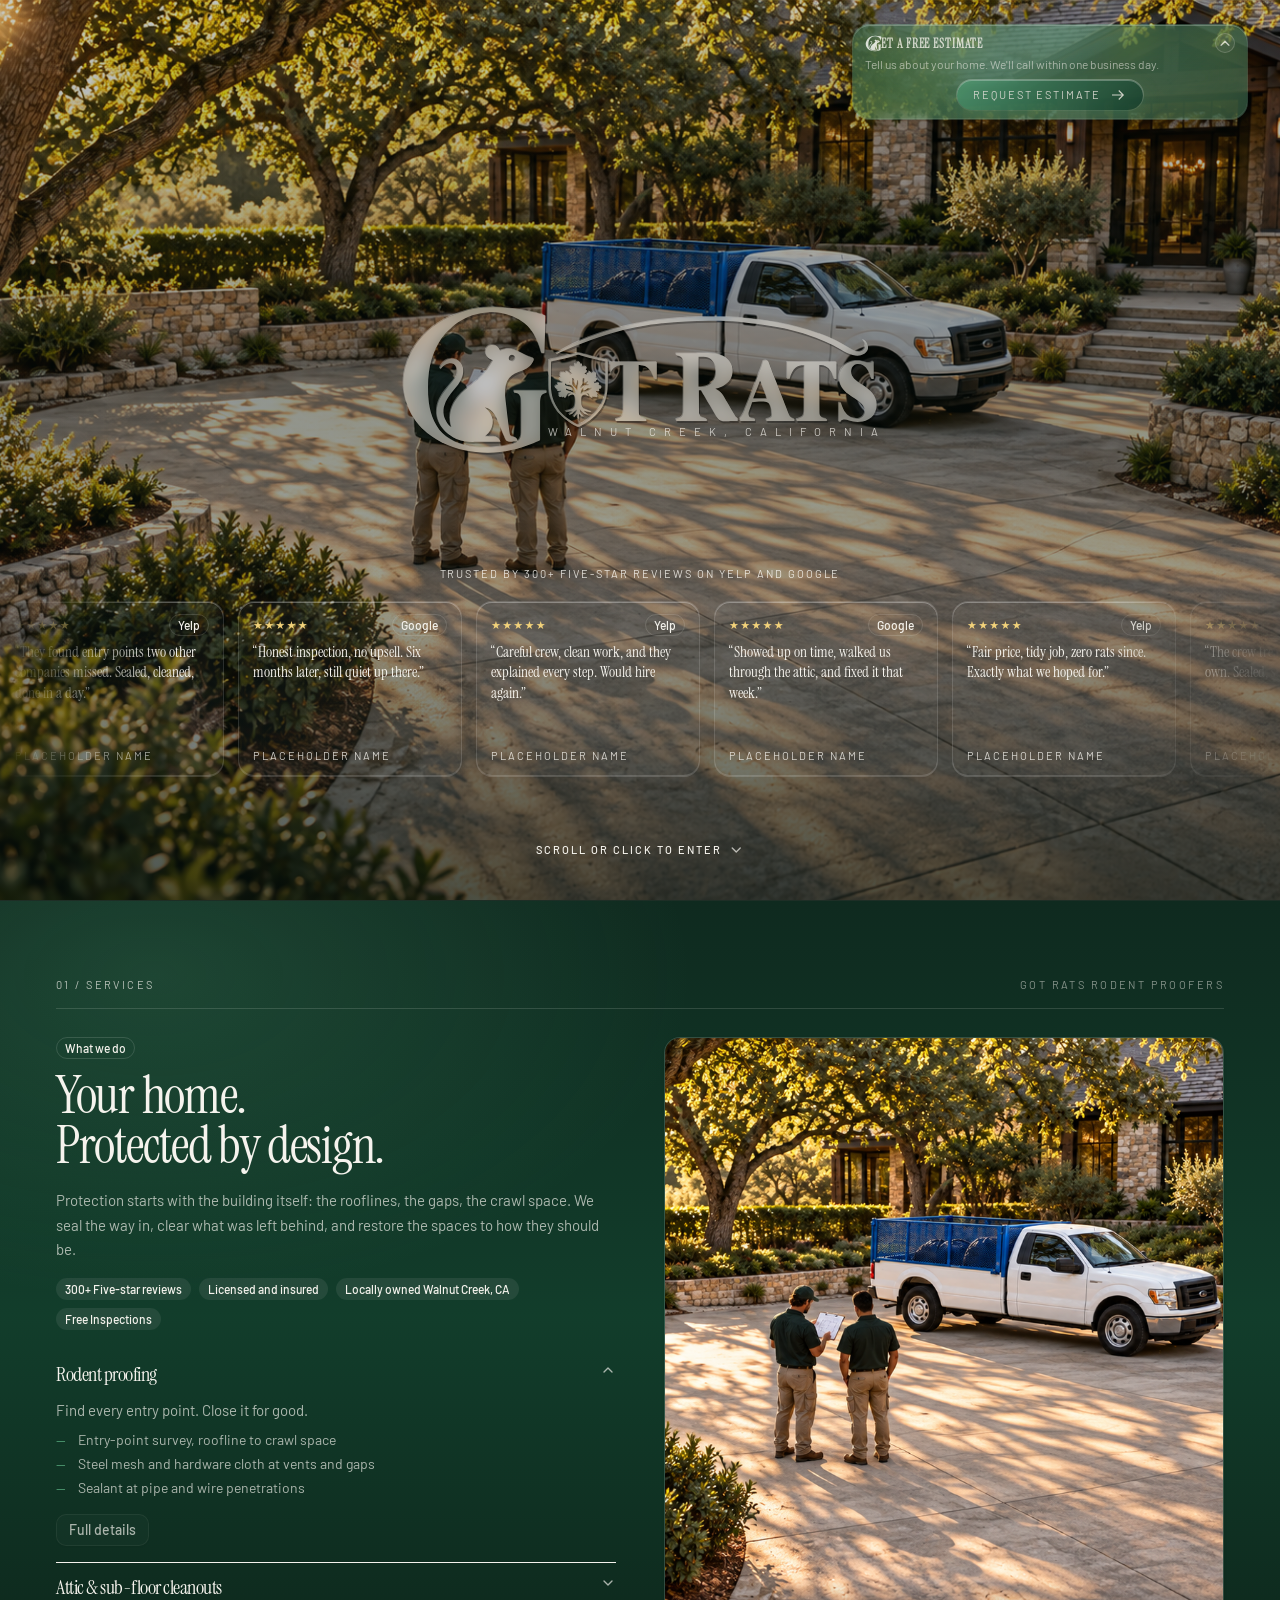
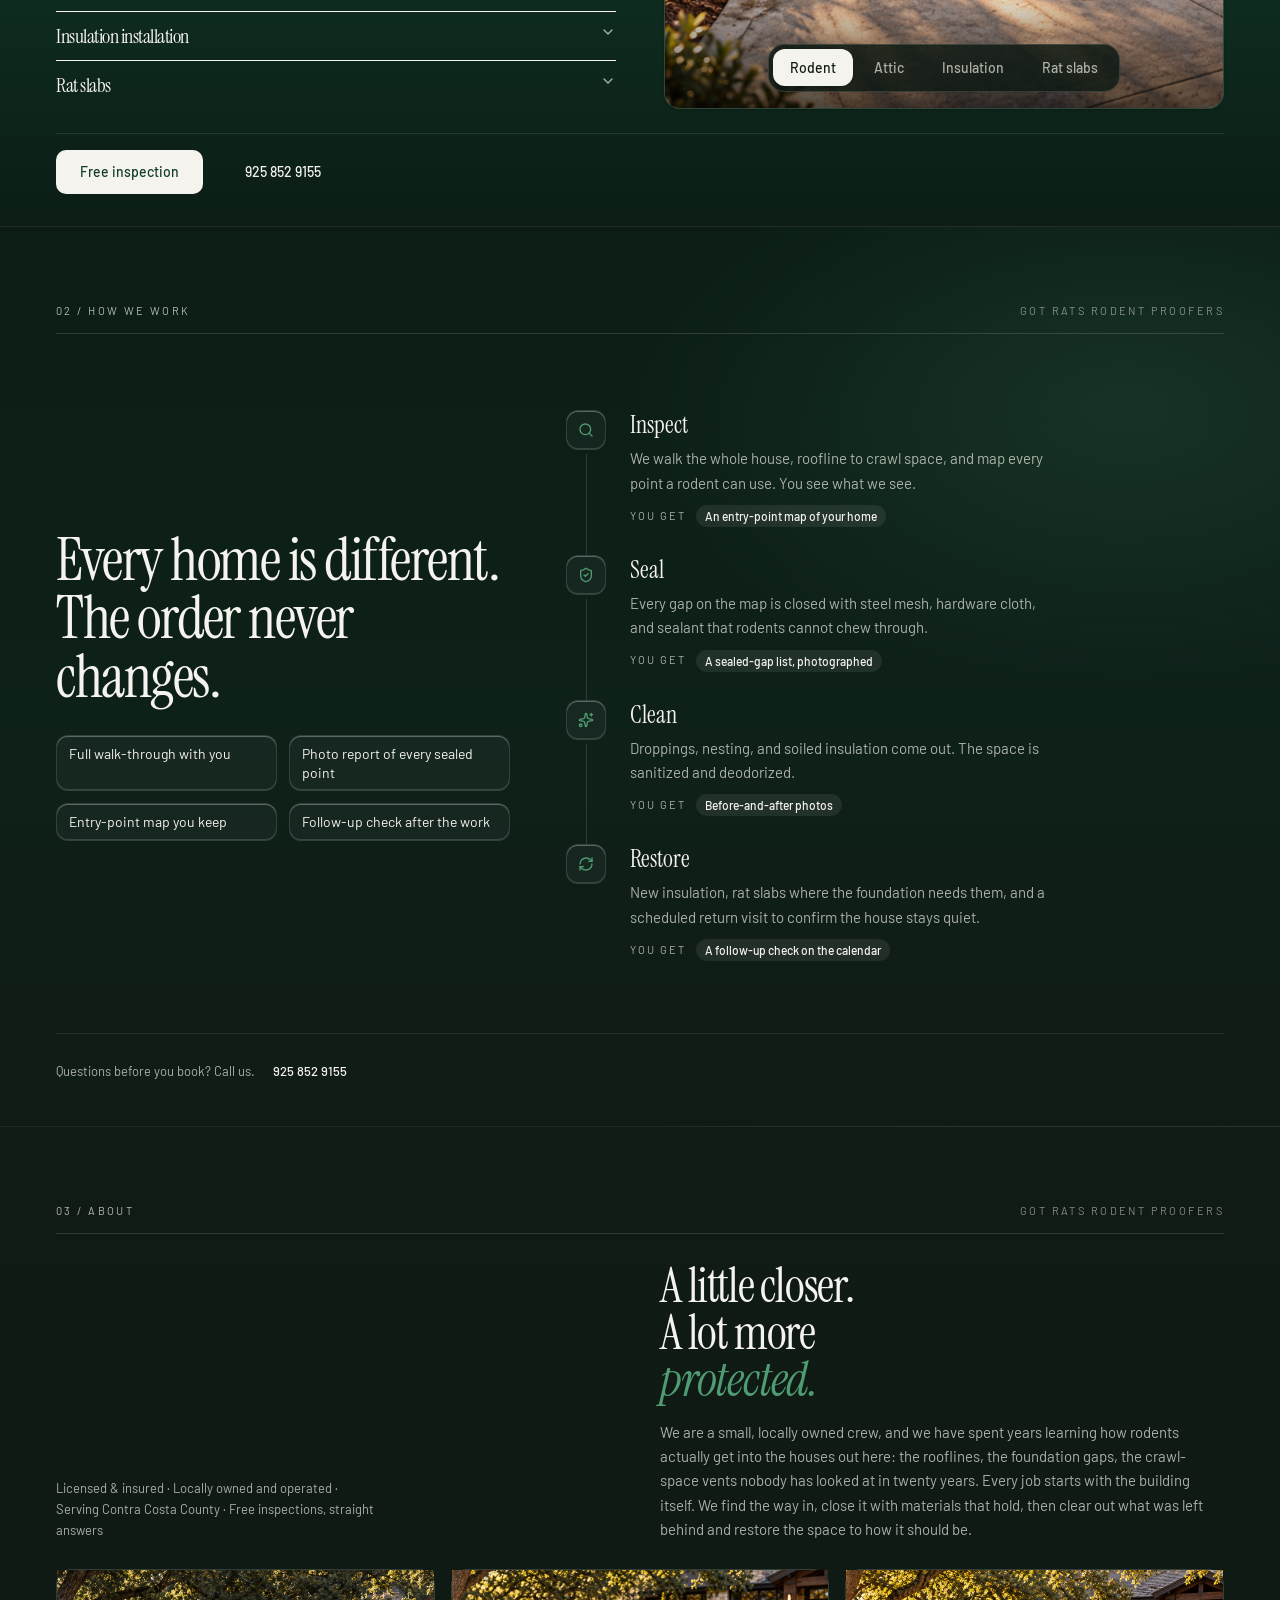
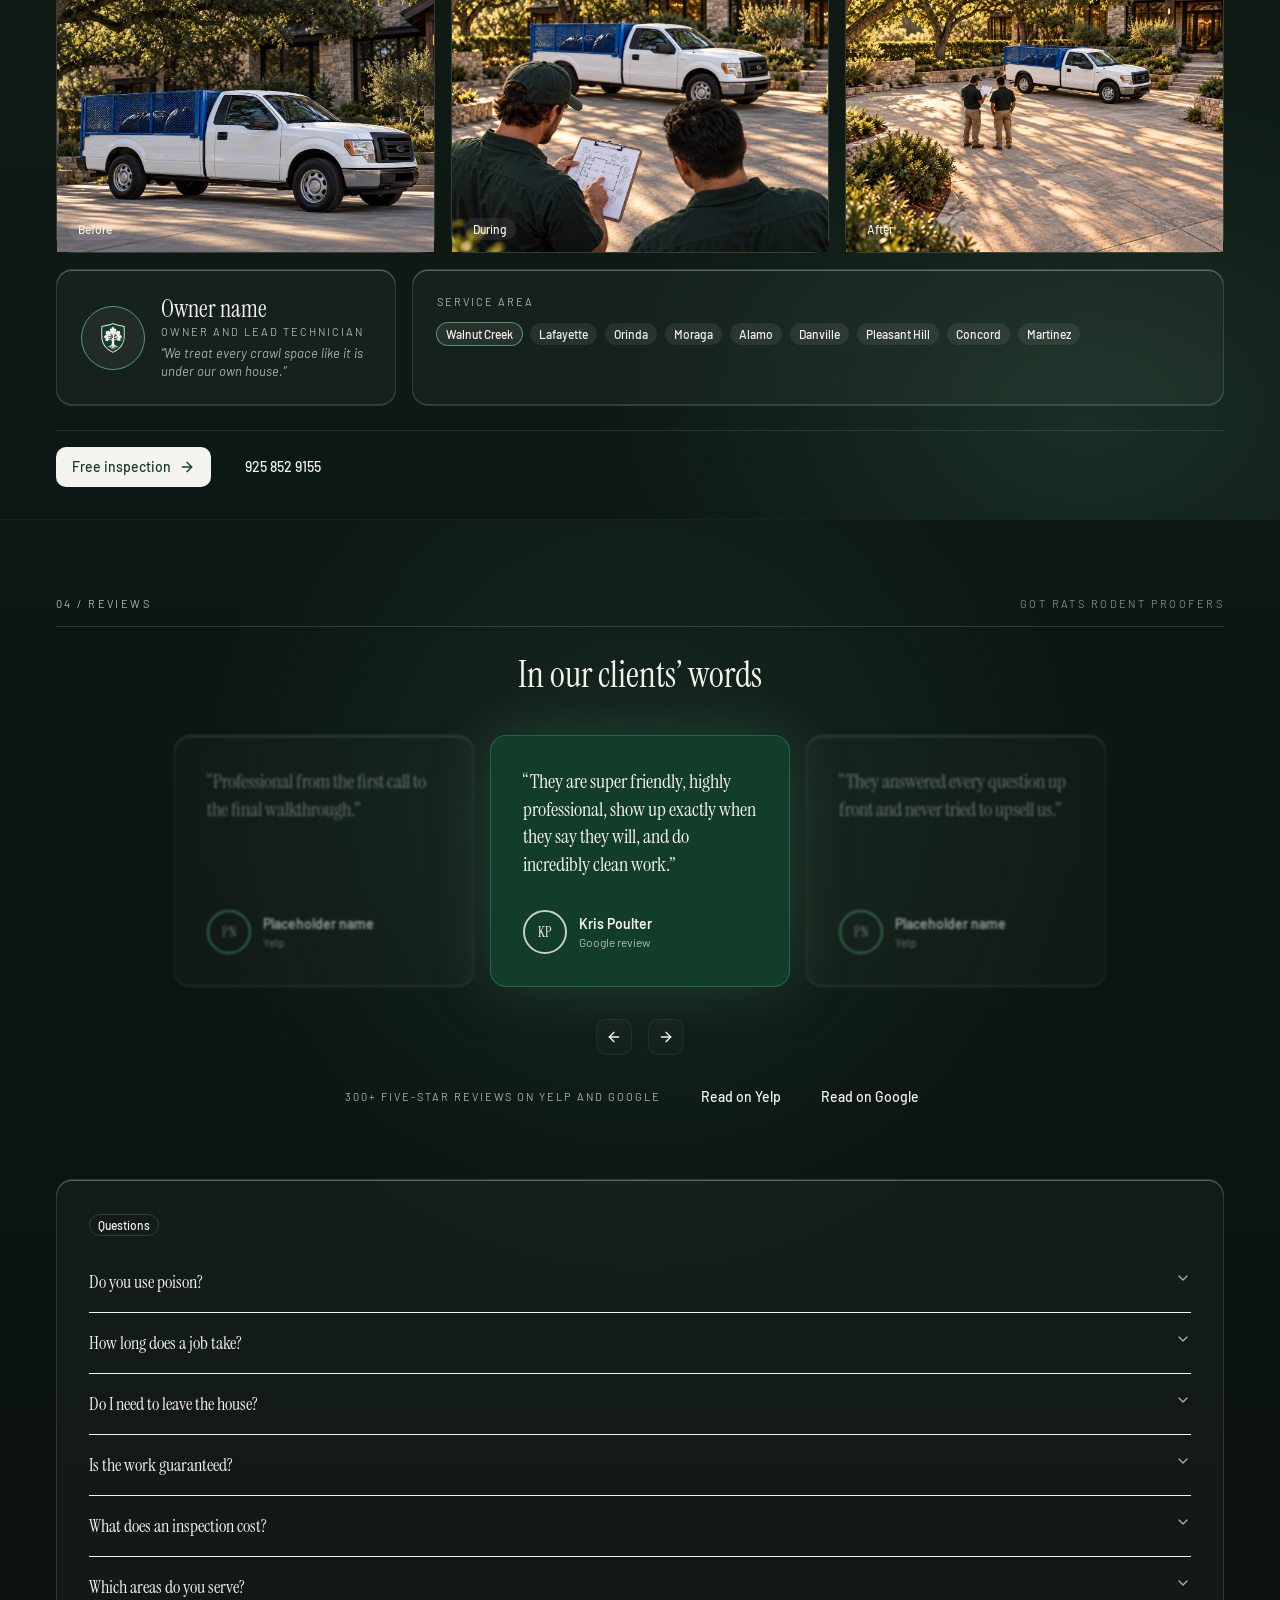
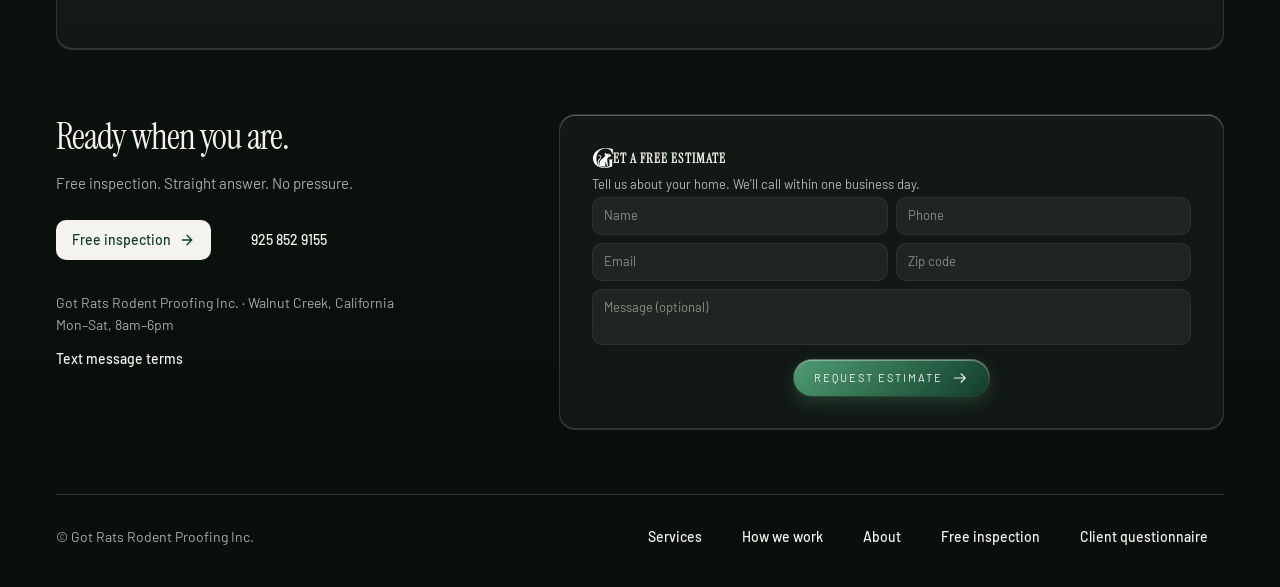
<file: index.html>
<!doctype html><html lang="en" class="dark"><head><meta charset="UTF-8"/><meta name="viewport" content="width=device-width, initial-scale=1.0"/><meta name="theme-color" content="#123D2B"/><meta name="description" content="Rodent proofing, attic cleanouts, sub-floor cleaning, insulation installation and rat slabs. Contact Got Rats for a free inspection and quote."/><link rel="icon" type="image/svg+xml" href="./brand/oak-shield-light.svg"/><link rel="preconnect" href="https://fonts.googleapis.com"/><link rel="preconnect" href="https://fonts.gstatic.com" crossorigin/><link href="https://fonts.googleapis.com/css2?family=Instrument+Serif:ital@0;1&family=Barlow:wght@300;400;500;600&display=swap" rel="stylesheet"/><title>Got Rats Rodent Proofers | Protect your home</title>  <script type="module" crossorigin src="./assets/main-Cl-yX_Cm.js"></script>
  <link rel="stylesheet" crossorigin href="./assets/main-CQwIfeoM.css">
</head><body><div id="root"></div></body></html>
</file>
<file: assets/main-CQwIfeoM.css>
.intake{min-height:100svh;background:#f5f3ed;color:#14251c;font-family:var(--font-sans,Barlow,system-ui,sans-serif);font-size:16px;line-height:1.55}.intake *,.intake *:before,.intake *:after{box-sizing:border-box}.intake button{font:inherit;cursor:pointer;color:inherit}.intake h1,.intake h2,.intake h3,.intake p{margin-top:0}.intake a{color:inherit;text-decoration:none}.intake :focus-visible{outline:2px solid #246140;outline-offset:3px}.intake-header{background:#123d2b;color:#f5f3ed;display:flex;justify-content:space-between;align-items:center;padding:20px max(24px,5vw);gap:24px}.intake-header img{width:145px;display:block}.intake-header span{font-size:14px}.intake-layout{max-width:1240px;margin:auto;padding:64px 32px;display:grid;grid-template-columns:1fr 1.4fr;gap:72px;align-items:start}.intake-aside h1{font-family:var(--font-serif,"Instrument Serif",Georgia,serif);font-size:clamp(32px,3.4vw,48px);line-height:1.12;font-weight:400;margin:18px 0 24px;letter-spacing:-.025em}.intake-aside>p{max-width:360px}.intake-eyebrow{font-size:12px;letter-spacing:.15em;color:#476653;font-weight:700}.intake-save{border-left:2px solid #386348;padding:0 0 0 16px;margin:36px 0 20px;font-size:14px;max-width:340px}.intake-small{font-size:14px;color:#526055}.intake-card{padding:32px;border:1px solid #d7ddd5;background:#fff;border-radius:12px;box-shadow:0 12px 45px #123d2b08;min-width:0}.intake-progress-label{display:flex;gap:16px;justify-content:space-between;font-size:14px;color:#526055}.intake progress{width:100%;height:5px;display:block;margin:14px 0 32px;appearance:none;border:0;background:#e4e9e1;border-radius:10px;overflow:hidden}.intake progress::-webkit-progress-bar{background:#e4e9e1}.intake progress::-webkit-progress-value{background:#246140}.intake progress::-moz-progress-bar{background:#246140}.intake h2{font-family:var(--font-serif,"Instrument Serif",Georgia,serif);font-size:32px;line-height:1.18;font-weight:400;letter-spacing:-.02em;margin:0 0 18px}.intake h2:focus{outline:none}.intake-card>p{color:#526055;margin:0 0 24px}.intake label{display:block;font-size:14px;font-weight:700;margin:20px 0 8px}.intake textarea{width:100%;resize:vertical;min-height:132px;border:1px solid #acb9ac;border-radius:6px;padding:14px;font:inherit;color:#14251c;background:#fcfdfa}.intake textarea::placeholder{color:#637365}.intake textarea:focus-visible{outline:2px solid #246140;outline-offset:3px}.intake-options{display:flex;flex-wrap:wrap;gap:8px;margin-bottom:20px}.intake-options button{border:1px solid #cbd6cb;border-radius:24px;padding:10px 16px;text-align:left;font-size:14px;background:#fff;min-height:44px}.intake-options button[aria-pressed=true]{background:#e4f0e6;border-color:#246140;color:#123d2b}.intake-actions{display:flex;align-items:center;flex-wrap:wrap;gap:12px;margin:24px 0}.intake-primary,.intake-secondary{border-radius:6px;padding:12px 18px;min-height:48px;font-size:16px;font-weight:600}.intake-primary{background:#123d2b;color:#fff;border:1px solid #123d2b}.intake-secondary{background:#fff;border:1px solid #bac9bc;color:#123d2b}.intake-link{background:none;border:0;text-decoration:underline;text-underline-offset:4px;color:#365c42;padding:10px 4px;min-height:44px;font-size:14px}.intake button:disabled{opacity:.45;cursor:default}.intake button:not(:disabled):hover{filter:brightness(.94)}.intake-bottom{display:flex;justify-content:space-between;gap:12px;border-top:1px solid #e3e8df;padding-top:12px}.intake-ai{border-top:1px solid #e3e8df;margin-top:24px;padding-top:20px;font-size:14px}.intake-ai summary{cursor:pointer;font-weight:600;min-height:40px}.intake-ai p{margin:8px 0 16px}.intake-notice{font-size:14px;color:#123d2b!important;margin:14px 0 0!important;white-space:pre-wrap}.intake-notice:empty{display:none}.intake-more{background:#eff4ec;padding:20px;border-radius:6px;margin:28px 0}.intake-more p{margin:8px 0 16px}.intake-review article{padding:20px 0;border-top:1px solid #e3e8df}.intake-review article>div{display:flex;align-items:flex-start;justify-content:space-between;gap:12px}.intake-review h3{font-size:16px;font-weight:600;margin:8px 0}.intake-review p{white-space:pre-wrap;overflow-wrap:anywhere;color:#526055;margin:4px 0}.intake-footer{max-width:1240px;margin:auto;padding:0 32px 32px;font-size:14px;color:#526055}@media(max-width:800px){.intake-layout{grid-template-columns:1fr;gap:24px;padding:28px 20px}.intake-aside h1{font-size:32px;margin:10px 0 12px}.intake-aside h1 br{display:none}.intake-aside>p{max-width:none}.intake-aside .intake-eyebrow,.intake-aside .intake-small{display:none}.intake-save{margin:16px 0 0;max-width:none}.intake-card{padding:24px 20px}.intake h2{font-size:28px}.intake-header{padding:16px 20px}.intake-header img{width:120px}.intake-header span{font-size:12px}.intake-footer{padding:0 20px 28px}.intake-progress-label{flex-wrap:wrap;gap:4px 12px}}@layer properties{@supports (((-webkit-hyphens:none)) and (not (margin-trim:inline))) or ((-moz-orient:inline) and (not (color:rgb(from red r g b)))){*,:before,:after,::backdrop{--tw-translate-x:0;--tw-translate-y:0;--tw-translate-z:0;--tw-rotate-x:initial;--tw-rotate-y:initial;--tw-rotate-z:initial;--tw-skew-x:initial;--tw-skew-y:initial;--tw-space-y-reverse:0;--tw-border-style:solid;--tw-gradient-position:initial;--tw-gradient-from:#0000;--tw-gradient-via:#0000;--tw-gradient-to:#0000;--tw-gradient-stops:initial;--tw-gradient-via-stops:initial;--tw-gradient-from-position:0%;--tw-gradient-via-position:50%;--tw-gradient-to-position:100%;--tw-mask-linear:linear-gradient(#fff, #fff);--tw-mask-radial:linear-gradient(#fff, #fff);--tw-mask-conic:linear-gradient(#fff, #fff);--tw-mask-left:linear-gradient(#fff, #fff);--tw-mask-right:linear-gradient(#fff, #fff);--tw-mask-bottom:linear-gradient(#fff, #fff);--tw-mask-top:linear-gradient(#fff, #fff);--tw-mask-top-from-position:0%;--tw-mask-top-to-position:100%;--tw-mask-top-from-color:black;--tw-mask-top-to-color:transparent;--tw-leading:initial;--tw-font-weight:initial;--tw-tracking:initial;--tw-shadow:0 0 #0000;--tw-shadow-color:initial;--tw-shadow-alpha:100%;--tw-inset-shadow:0 0 #0000;--tw-inset-shadow-color:initial;--tw-inset-shadow-alpha:100%;--tw-ring-color:initial;--tw-ring-shadow:0 0 #0000;--tw-inset-ring-color:initial;--tw-inset-ring-shadow:0 0 #0000;--tw-ring-inset:initial;--tw-ring-offset-width:0px;--tw-ring-offset-color:#fff;--tw-ring-offset-shadow:0 0 #0000;--tw-outline-style:solid;--tw-blur:initial;--tw-brightness:initial;--tw-contrast:initial;--tw-grayscale:initial;--tw-hue-rotate:initial;--tw-invert:initial;--tw-opacity:initial;--tw-saturate:initial;--tw-sepia:initial;--tw-drop-shadow:initial;--tw-drop-shadow-color:initial;--tw-drop-shadow-alpha:100%;--tw-drop-shadow-size:initial;--tw-backdrop-blur:initial;--tw-backdrop-brightness:initial;--tw-backdrop-contrast:initial;--tw-backdrop-grayscale:initial;--tw-backdrop-hue-rotate:initial;--tw-backdrop-invert:initial;--tw-backdrop-opacity:initial;--tw-backdrop-saturate:initial;--tw-backdrop-sepia:initial;--tw-duration:initial;--tw-content:"";--tw-scroll-snap-strictness:proximity}}}@layer theme{:root,:host{--font-sans:"Barlow",system-ui,sans-serif;--font-serif:"Instrument Serif",Georgia,serif;--font-mono:ui-monospace, SFMono-Regular, Menlo, Monaco, Consolas, "Liberation Mono", "Courier New", monospace;--color-green-100:oklch(96.2% .044 156.743);--color-neutral-300:oklch(87% 0 none);--color-neutral-400:oklch(70.8% 0 none);--color-neutral-500:oklch(55.6% 0 none);--color-neutral-700:oklch(37.1% 0 none);--color-neutral-800:oklch(26.9% 0 none);--color-neutral-950:oklch(14.5% 0 none);--color-black:#000;--color-white:#fff;--spacing:.25rem;--container-xs:20rem;--container-md:28rem;--container-lg:32rem;--container-xl:36rem;--container-2xl:42rem;--container-3xl:48rem;--container-7xl:80rem;--text-xs:.75rem;--text-xs--line-height:calc(1 / .75);--text-sm:.875rem;--text-sm--line-height:calc(1.25 / .875);--text-base:1rem;--text-base--line-height: 1.5 ;--text-lg:1.125rem;--text-lg--line-height:calc(1.75 / 1.125);--text-xl:1.25rem;--text-xl--line-height:calc(1.75 / 1.25);--text-2xl:1.5rem;--text-2xl--line-height:calc(2 / 1.5);--text-3xl:1.875rem;--text-3xl--line-height: 1.2 ;--text-4xl:2.25rem;--text-4xl--line-height:calc(2.5 / 2.25);--text-5xl:3rem;--text-5xl--line-height:1;--text-6xl:3.75rem;--text-6xl--line-height:1;--font-weight-normal:400;--font-weight-medium:500;--font-weight-semibold:600;--font-weight-bold:700;--tracking-tight:-.025em;--leading-tight:1.25;--leading-snug:1.375;--leading-relaxed:1.625;--radius-xs:.125rem;--radius-2xl:1rem;--default-transition-duration:.15s;--default-transition-timing-function:cubic-bezier(.4, 0, .2, 1);--default-font-family:var(--font-sans);--default-mono-font-family:var(--font-mono);--color-primary:var(--primary)}}@layer base{*,:after,:before,::backdrop{box-sizing:border-box;border:0 solid;margin:0;padding:0}::file-selector-button{box-sizing:border-box;border:0 solid;margin:0;padding:0}html,:host{-webkit-text-size-adjust:100%;tab-size:4;line-height:1.5;font-family:var(--default-font-family,-apple-system, BlinkMacSystemFont, "Segoe UI", Roboto, "Helvetica Neue", "Noto Sans", Arial, sans-serif, "Apple Color Emoji", "Segoe UI Emoji", "Segoe UI Symbol", "Noto Color Emoji");font-feature-settings:var(--default-font-feature-settings,normal);font-variation-settings:var(--default-font-variation-settings,normal);-webkit-tap-highlight-color:transparent}hr{height:0;color:inherit;border-top-width:1px}abbr:where([title]){-webkit-text-decoration:underline dotted;text-decoration:underline dotted}h1,h2,h3,h4,h5,h6{font-size:inherit;font-weight:inherit}a{color:inherit;-webkit-text-decoration:inherit;text-decoration:inherit}b,strong{font-weight:bolder}code,kbd,samp,pre{font-family:var(--default-mono-font-family,ui-monospace, SFMono-Regular, Menlo, Monaco, Consolas, "Liberation Mono", "Courier New", monospace);font-feature-settings:var(--default-mono-font-feature-settings,normal);font-variation-settings:var(--default-mono-font-variation-settings,normal);font-size:1em}small{font-size:80%}sub,sup{vertical-align:baseline;font-size:75%;line-height:0;position:relative}sub{bottom:-.25em}sup{top:-.5em}table{text-indent:0;border-color:inherit;border-collapse:collapse}:-moz-focusring:where(:not(iframe)){outline:auto}progress{vertical-align:baseline}summary{display:list-item}ol,ul,menu{list-style:none}img,svg,video,canvas,audio,iframe,embed,object{vertical-align:middle;display:block}img,video{max-width:100%;height:auto}button,input,select,optgroup,textarea{font:inherit;font-feature-settings:inherit;font-variation-settings:inherit;letter-spacing:inherit;color:inherit;opacity:1;background-color:#0000;border-radius:0}::file-selector-button{font:inherit;font-feature-settings:inherit;font-variation-settings:inherit;letter-spacing:inherit;color:inherit;opacity:1;background-color:#0000;border-radius:0}:where(select:is([multiple],[size])) optgroup{font-weight:bolder}:where(select:is([multiple],[size])) optgroup option{padding-inline-start:20px}::file-selector-button{margin-inline-end:4px}::placeholder{opacity:1}@supports (not ((-webkit-appearance:-apple-pay-button))) or (contain-intrinsic-size:1px){::placeholder{color:currentColor}@supports (color:color-mix(in lab,red,red)){::placeholder{color:color-mix(in oklab,currentcolor 50%,transparent)}}}textarea{resize:vertical}::-webkit-search-decoration{-webkit-appearance:none}::-webkit-date-and-time-value{min-height:1lh;text-align:inherit}::-webkit-datetime-edit{display:inline-flex}::-webkit-datetime-edit-fields-wrapper{padding:0}::-webkit-datetime-edit{padding-block:0}::-webkit-datetime-edit-year-field{padding-block:0}::-webkit-datetime-edit-month-field{padding-block:0}::-webkit-datetime-edit-day-field{padding-block:0}::-webkit-datetime-edit-hour-field{padding-block:0}::-webkit-datetime-edit-minute-field{padding-block:0}::-webkit-datetime-edit-second-field{padding-block:0}::-webkit-datetime-edit-millisecond-field{padding-block:0}::-webkit-datetime-edit-meridiem-field{padding-block:0}::-webkit-calendar-picker-indicator{line-height:1}:-moz-ui-invalid{box-shadow:none}button,input:where([type=button],[type=reset],[type=submit]){appearance:button}::file-selector-button{appearance:button}::-webkit-inner-spin-button{height:auto}::-webkit-outer-spin-button{height:auto}[hidden]:where(:not([hidden=until-found])){display:none!important}*,:before,:after{box-sizing:border-box}html{scroll-behavior:smooth}body{font-family:var(--font-sans);color:#101412;background:#101412;margin:0;overflow-x:hidden}h1,h2,h3,.font-serif{font-family:var(--font-serif)}button,a{-webkit-tap-highlight-color:transparent}button{font:inherit;cursor:pointer}a{color:inherit;text-decoration:none}a:focus-visible,button:focus-visible,input:focus-visible,textarea:focus-visible{outline-offset:5px;outline:3px solid #7ec49b}::selection{color:#f5f3ed;background:#123d2b}::-webkit-scrollbar{width:6px}::-webkit-scrollbar-track{background:#101412}::-webkit-scrollbar-thumb{background:#416750;border-radius:3px}@media(prefers-reduced-motion:reduce){html{scroll-behavior:auto}*,:before,:after{transition:none!important;animation:none!important}}}@layer components;@layer utilities{.\@container\/card-header{container:card-header/inline-size}.pointer-events-auto{pointer-events:auto}.pointer-events-none{pointer-events:none}.visible{visibility:visible}.sr-only{clip-path:inset(50%);white-space:nowrap;border-width:0;width:1px;height:1px;margin:-1px;padding:0;position:absolute;overflow:hidden}.absolute{position:absolute}.fixed{position:fixed}.relative{position:relative}.static{position:static}.inset-0{inset:0}.inset-x-0{inset-inline:0}.top-4{top:calc(var(--spacing) * 4)}.top-\[50\%\]{top:50%}.right-4{right:calc(var(--spacing) * 4)}.bottom-0{bottom:0}.bottom-3{bottom:calc(var(--spacing) * 3)}.bottom-4{bottom:calc(var(--spacing) * 4)}.left-3{left:calc(var(--spacing) * 3)}.left-\[50\%\]{left:50%}.isolate{isolation:isolate}.z-0{z-index:0}.z-10{z-index:10}.z-20{z-index:20}.z-50{z-index:50}.col-start-2{grid-column-start:2}.row-span-2{grid-row:span 2/span 2}.row-start-1{grid-row-start:1}.container{width:100%}@media(min-width:40rem){.container{max-width:40rem}}@media(min-width:48rem){.container{max-width:48rem}}@media(min-width:64rem){.container{max-width:64rem}}@media(min-width:80rem){.container{max-width:80rem}}@media(min-width:96rem){.container{max-width:96rem}}.m-0{margin:0}.mx-auto{margin-inline:auto}.mt-1{margin-top:var(--spacing)}.mt-1\.5{margin-top:calc(var(--spacing) * 1.5)}.mt-2{margin-top:calc(var(--spacing) * 2)}.mt-2\.5{margin-top:calc(var(--spacing) * 2.5)}.mt-3{margin-top:calc(var(--spacing) * 3)}.mt-4{margin-top:calc(var(--spacing) * 4)}.mt-5{margin-top:calc(var(--spacing) * 5)}.mt-6{margin-top:calc(var(--spacing) * 6)}.mt-7{margin-top:calc(var(--spacing) * 7)}.mt-8{margin-top:calc(var(--spacing) * 8)}.mt-10{margin-top:calc(var(--spacing) * 10)}.mt-12{margin-top:calc(var(--spacing) * 12)}.mt-auto{margin-top:auto}.mb-3{margin-bottom:calc(var(--spacing) * 3)}.mb-4{margin-bottom:calc(var(--spacing) * 4)}.mb-6{margin-bottom:calc(var(--spacing) * 6)}.mb-8{margin-bottom:calc(var(--spacing) * 8)}.mb-12{margin-bottom:calc(var(--spacing) * 12)}.mb-14{margin-bottom:calc(var(--spacing) * 14)}.line-clamp-3{-webkit-line-clamp:3;-webkit-box-orient:vertical;display:-webkit-box;overflow:hidden}.line-clamp-5{-webkit-line-clamp:5;-webkit-box-orient:vertical;display:-webkit-box;overflow:hidden}.block{display:block}.flex{display:flex}.grid{display:grid}.hidden{display:none}.inline{display:inline}.inline-block{display:inline-block}.inline-flex{display:inline-flex}.aspect-\[2\/1\]{aspect-ratio:2}.aspect-\[4\/3\]{aspect-ratio:4/3}.aspect-\[4\/5\]{aspect-ratio:4/5}.size-4{width:calc(var(--spacing) * 4);height:calc(var(--spacing) * 4)}.size-6{width:calc(var(--spacing) * 6);height:calc(var(--spacing) * 6)}.size-8{width:calc(var(--spacing) * 8);height:calc(var(--spacing) * 8)}.size-9{width:calc(var(--spacing) * 9);height:calc(var(--spacing) * 9)}.size-10{width:calc(var(--spacing) * 10);height:calc(var(--spacing) * 10)}.size-11{width:calc(var(--spacing) * 11);height:calc(var(--spacing) * 11)}.h-6{height:calc(var(--spacing) * 6)}.h-8{height:calc(var(--spacing) * 8)}.h-9{height:calc(var(--spacing) * 9)}.h-10{height:calc(var(--spacing) * 10)}.h-11{height:calc(var(--spacing) * 11)}.h-12{height:calc(var(--spacing) * 12)}.h-16{height:calc(var(--spacing) * 16)}.h-32{height:calc(var(--spacing) * 32)}.h-\[38px\]{height:38px}.h-\[calc\(100\%-1px\)\]{height:calc(100% - 1px)}.h-auto{height:auto}.h-full{height:100%}.max-h-\[85svh\]{max-height:85svh}.min-h-0{min-height:0}.min-h-screen{min-height:100vh}.w-6{width:calc(var(--spacing) * 6)}.w-8{width:calc(var(--spacing) * 8)}.w-11{width:calc(var(--spacing) * 11)}.w-12{width:calc(var(--spacing) * 12)}.w-16{width:calc(var(--spacing) * 16)}.w-\[10px\]{width:10px}.w-\[300px\]{width:300px}.w-fit{width:fit-content}.w-full{width:100%}.w-px{width:1px}.max-w-2xl{max-width:var(--container-2xl)}.max-w-3xl{max-width:var(--container-3xl)}.max-w-7xl{max-width:var(--container-7xl)}.max-w-\[52ch\]{max-width:52ch}.max-w-\[calc\(100\%-2rem\)\]{max-width:calc(100% - 2rem)}.max-w-full{max-width:100%}.max-w-md{max-width:var(--container-md)}.max-w-xl{max-width:var(--container-xl)}.max-w-xs{max-width:var(--container-xs)}.min-w-0{min-width:0}.flex-1{flex:1}.flex-none{flex:none}.shrink-0{flex-shrink:0}.basis-full{flex-basis:100%}.translate-x-\[-50\%\]{--tw-translate-x:-50%;translate:var(--tw-translate-x) var(--tw-translate-y)}.translate-y-0\.5{--tw-translate-y:calc(var(--spacing) * .5);translate:var(--tw-translate-x) var(--tw-translate-y)}.translate-y-\[-50\%\]{--tw-translate-y:-50%;translate:var(--tw-translate-x) var(--tw-translate-y)}.transform{transform:var(--tw-rotate-x,) var(--tw-rotate-y,) var(--tw-rotate-z,) var(--tw-skew-x,) var(--tw-skew-y,)}.resize{resize:both}.resize-none{resize:none}.list-none{list-style-type:none}.auto-rows-min{grid-auto-rows:min-content}.grid-cols-1{grid-template-columns:repeat(1,minmax(0,1fr))}.grid-cols-2{grid-template-columns:repeat(2,minmax(0,1fr))}.grid-cols-3{grid-template-columns:repeat(3,minmax(0,1fr))}.grid-cols-\[14px_1fr\]{grid-template-columns:14px 1fr}.grid-cols-\[16px_1fr\]{grid-template-columns:16px 1fr}.grid-rows-\[auto_auto\]{grid-template-rows:auto auto}.flex-col{flex-direction:column}.flex-col-reverse{flex-direction:column-reverse}.flex-row{flex-direction:row}.flex-wrap{flex-wrap:wrap}.items-baseline{align-items:baseline}.items-center{align-items:center}.items-start{align-items:flex-start}.items-stretch{align-items:stretch}.justify-between{justify-content:space-between}.justify-center{justify-content:center}.justify-start{justify-content:flex-start}.gap-0{gap:0}.gap-1{gap:var(--spacing)}.gap-1\.5{gap:calc(var(--spacing) * 1.5)}.gap-2{gap:calc(var(--spacing) * 2)}.gap-2\.5{gap:calc(var(--spacing) * 2.5)}.gap-3{gap:calc(var(--spacing) * 3)}.gap-4{gap:calc(var(--spacing) * 4)}.gap-5{gap:calc(var(--spacing) * 5)}.gap-6{gap:calc(var(--spacing) * 6)}.gap-8{gap:calc(var(--spacing) * 8)}.gap-10{gap:calc(var(--spacing) * 10)}:where(.space-y-2>:not(:last-child)){--tw-space-y-reverse:0;margin-block-start:calc(calc(var(--spacing) * 2) * var(--tw-space-y-reverse));margin-block-end:calc(calc(var(--spacing) * 2) * calc(1 - var(--tw-space-y-reverse)))}.gap-x-4{column-gap:calc(var(--spacing) * 4)}.gap-y-3{row-gap:calc(var(--spacing) * 3)}.self-start{align-self:flex-start}.justify-self-end{justify-self:flex-end}.overflow-hidden{overflow:hidden}.overflow-y-auto{overflow-y:auto}.rounded-2xl{border-radius:var(--radius-2xl)}.rounded-\[10px\]{border-radius:10px}.rounded-full{border-radius:3.40282e38px}.rounded-lg{border-radius:var(--radius)}.rounded-md{border-radius:calc(var(--radius) - 2px)}.rounded-none{border-radius:0}.rounded-xl{border-radius:calc(var(--radius) + 4px)}.rounded-xs{border-radius:var(--radius-xs)}.rounded-b-sm{border-bottom-right-radius:calc(var(--radius) - 4px);border-bottom-left-radius:calc(var(--radius) - 4px)}.border{border-style:var(--tw-border-style);border-width:1px}.border-0{border-style:var(--tw-border-style);border-width:0}.border-2{border-style:var(--tw-border-style);border-width:2px}.border-b{border-bottom-style:var(--tw-border-style);border-bottom-width:1px}.border-\(--color-primary\){border-color:var(--color-primary)}.border-accent,.border-accent\/40{border-color:var(--accent)}@supports (color:color-mix(in lab,red,red)){.border-accent\/40{border-color:color-mix(in oklab,var(--accent) 40%,transparent)}}.border-black{border-color:var(--color-black)}.border-border{border-color:var(--border)}.border-destructive{border-color:var(--destructive)}.border-foreground\/80{border-color:var(--foreground)}@supports (color:color-mix(in lab,red,red)){.border-foreground\/80{border-color:color-mix(in oklab,var(--foreground) 80%,transparent)}}.border-input{border-color:var(--input)}.border-neutral-800{border-color:var(--color-neutral-800)}.border-transparent{border-color:#0000}.bg-\(--color-primary\){background-color:var(--color-primary)}.bg-\[\#123D2B\]{background-color:#123d2b}.bg-background,.bg-background\/15{background-color:var(--background)}@supports (color:color-mix(in lab,red,red)){.bg-background\/15{background-color:color-mix(in oklab,var(--background) 15%,transparent)}}.bg-background\/60{background-color:var(--background)}@supports (color:color-mix(in lab,red,red)){.bg-background\/60{background-color:color-mix(in oklab,var(--background) 60%,transparent)}}.bg-background\/80{background-color:var(--background)}@supports (color:color-mix(in lab,red,red)){.bg-background\/80{background-color:color-mix(in oklab,var(--background) 80%,transparent)}}.bg-background\/85{background-color:var(--background)}@supports (color:color-mix(in lab,red,red)){.bg-background\/85{background-color:color-mix(in oklab,var(--background) 85%,transparent)}}.bg-black\/50{background-color:#00000080}@supports (color:color-mix(in lab,red,red)){.bg-black\/50{background-color:color-mix(in oklab,var(--color-black) 50%,transparent)}}.bg-border{background-color:var(--border)}.bg-card,.bg-card\/40{background-color:var(--card)}@supports (color:color-mix(in lab,red,red)){.bg-card\/40{background-color:color-mix(in oklab,var(--card) 40%,transparent)}}.bg-destructive{background-color:var(--destructive)}.bg-input{background-color:var(--input)}.bg-muted{background-color:var(--muted)}.bg-neutral-950{background-color:var(--color-neutral-950)}.bg-primary{background-color:var(--primary)}.bg-secondary{background-color:var(--secondary)}.bg-transparent{background-color:#0000}.bg-white\/5{background-color:#ffffff0d}@supports (color:color-mix(in lab,red,red)){.bg-white\/5{background-color:color-mix(in oklab,var(--color-white) 5%,transparent)}}.bg-gradient-to-l{--tw-gradient-position:to left in oklab;background-image:linear-gradient(var(--tw-gradient-stops))}.bg-gradient-to-r{--tw-gradient-position:to right in oklab;background-image:linear-gradient(var(--tw-gradient-stops))}.bg-gradient-to-t{--tw-gradient-position:to top in oklab;background-image:linear-gradient(var(--tw-gradient-stops))}.bg-\[repeating-linear-gradient\(315deg\,currentColor_0\,currentColor_1px\,transparent_0\,transparent_50\%\)\]{background-image:repeating-linear-gradient(315deg,currentColor 0 1px,#0000 0 50%)}.from-black\/70{--tw-gradient-from:#000000b3}@supports (color:color-mix(in lab,red,red)){.from-black\/70{--tw-gradient-from:color-mix(in oklab, var(--color-black) 70%, transparent)}}.from-black\/70{--tw-gradient-stops:var(--tw-gradient-via-stops,var(--tw-gradient-position), var(--tw-gradient-from) var(--tw-gradient-from-position), var(--tw-gradient-to) var(--tw-gradient-to-position))}.from-black\/90{--tw-gradient-from:#000000e6}@supports (color:color-mix(in lab,red,red)){.from-black\/90{--tw-gradient-from:color-mix(in oklab, var(--color-black) 90%, transparent)}}.from-black\/90{--tw-gradient-stops:var(--tw-gradient-via-stops,var(--tw-gradient-position), var(--tw-gradient-from) var(--tw-gradient-from-position), var(--tw-gradient-to) var(--tw-gradient-to-position))}.via-black\/40{--tw-gradient-via:#0006}@supports (color:color-mix(in lab,red,red)){.via-black\/40{--tw-gradient-via:color-mix(in oklab, var(--color-black) 40%, transparent)}}.via-black\/40{--tw-gradient-via-stops:var(--tw-gradient-position), var(--tw-gradient-from) var(--tw-gradient-from-position), var(--tw-gradient-via) var(--tw-gradient-via-position), var(--tw-gradient-to) var(--tw-gradient-to-position);--tw-gradient-stops:var(--tw-gradient-via-stops)}.to-transparent{--tw-gradient-to:transparent;--tw-gradient-stops:var(--tw-gradient-via-stops,var(--tw-gradient-position), var(--tw-gradient-from) var(--tw-gradient-from-position), var(--tw-gradient-to) var(--tw-gradient-to-position))}.mask-t-from-80\%{-webkit-mask-image:var(--tw-mask-linear),var(--tw-mask-radial),var(--tw-mask-conic);mask-image:var(--tw-mask-linear),var(--tw-mask-radial),var(--tw-mask-conic);--tw-mask-linear:var(--tw-mask-left), var(--tw-mask-right), var(--tw-mask-bottom), var(--tw-mask-top);--tw-mask-top:linear-gradient(to top, var(--tw-mask-top-from-color) var(--tw-mask-top-from-position), var(--tw-mask-top-to-color) var(--tw-mask-top-to-position));--tw-mask-top-from-position:80%;-webkit-mask-composite:source-in;mask-composite:intersect}.mask-t-to-95\%{-webkit-mask-image:var(--tw-mask-linear),var(--tw-mask-radial),var(--tw-mask-conic);mask-image:var(--tw-mask-linear),var(--tw-mask-radial),var(--tw-mask-conic);--tw-mask-linear:var(--tw-mask-left), var(--tw-mask-right), var(--tw-mask-bottom), var(--tw-mask-top);--tw-mask-top:linear-gradient(to top, var(--tw-mask-top-from-color) var(--tw-mask-top-from-position), var(--tw-mask-top-to-color) var(--tw-mask-top-to-position));--tw-mask-top-to-position:95%;-webkit-mask-composite:source-in;mask-composite:intersect}.bg-\[length\:10px_10px\]{background-size:10px 10px}.object-cover{object-fit:cover}.object-center{object-position:center}.object-top{object-position:top}.p-0{padding:0}.p-1{padding:var(--spacing)}.p-2{padding:calc(var(--spacing) * 2)}.p-6{padding:calc(var(--spacing) * 6)}.p-8{padding:calc(var(--spacing) * 8)}.p-\[3px\]{padding:3px}.px-0{padding-inline:0}.px-2{padding-inline:calc(var(--spacing) * 2)}.px-2\.5{padding-inline:calc(var(--spacing) * 2.5)}.px-3{padding-inline:calc(var(--spacing) * 3)}.px-4{padding-inline:calc(var(--spacing) * 4)}.px-6{padding-inline:calc(var(--spacing) * 6)}.py-0\.5{padding-block:calc(var(--spacing) * .5)}.py-1{padding-block:var(--spacing)}.py-2{padding-block:calc(var(--spacing) * 2)}.py-2\.5{padding-block:calc(var(--spacing) * 2.5)}.py-4{padding-block:calc(var(--spacing) * 4)}.py-6{padding-block:calc(var(--spacing) * 6)}.py-16{padding-block:calc(var(--spacing) * 16)}.py-20{padding-block:calc(var(--spacing) * 20)}.pt-0{padding-top:0}.pt-3\.5{padding-top:calc(var(--spacing) * 3.5)}.pt-6{padding-top:calc(var(--spacing) * 6)}.pt-14{padding-top:calc(var(--spacing) * 14)}.pt-20{padding-top:calc(var(--spacing) * 20)}.pb-0{padding-bottom:0}.pb-1\.5{padding-bottom:calc(var(--spacing) * 1.5)}.pb-4{padding-bottom:calc(var(--spacing) * 4)}.pb-7{padding-bottom:calc(var(--spacing) * 7)}.pb-8{padding-bottom:calc(var(--spacing) * 8)}.pb-10{padding-bottom:calc(var(--spacing) * 10)}.text-center{text-align:center}.text-left{text-align:left}.font-sans{font-family:var(--font-sans)}.font-serif{font-family:var(--font-serif)}.text-2xl{font-size:var(--text-2xl);line-height:var(--tw-leading,var(--text-2xl--line-height))}.text-3xl{font-size:var(--text-3xl);line-height:var(--tw-leading,var(--text-3xl--line-height))}.text-4xl{font-size:var(--text-4xl);line-height:var(--tw-leading,var(--text-4xl--line-height))}.text-base{font-size:var(--text-base);line-height:var(--tw-leading,var(--text-base--line-height))}.text-lg{font-size:var(--text-lg);line-height:var(--tw-leading,var(--text-lg--line-height))}.text-sm{font-size:var(--text-sm);line-height:var(--tw-leading,var(--text-sm--line-height))}.text-xl{font-size:var(--text-xl);line-height:var(--tw-leading,var(--text-xl--line-height))}.text-xs{font-size:var(--text-xs);line-height:var(--tw-leading,var(--text-xs--line-height))}.text-\[10px\]{font-size:10px}.text-\[11px\]{font-size:11px}.text-\[13px\]{font-size:13px}.text-\[15px\]{font-size:15px}.text-\[24px\]{font-size:24px}.text-\[32px\]{font-size:32px}.text-\[44px\]{font-size:44px}.leading-\[0\.95\]{--tw-leading:.95;line-height:.95}.leading-\[0\.98\]{--tw-leading:.98;line-height:.98}.leading-\[1\.3\]{--tw-leading:1.3;line-height:1.3}.leading-\[1\.35\]{--tw-leading:1.35;line-height:1.35}.leading-none{--tw-leading:1;line-height:1}.leading-relaxed{--tw-leading:var(--leading-relaxed);line-height:var(--leading-relaxed)}.leading-snug{--tw-leading:var(--leading-snug);line-height:var(--leading-snug)}.leading-tight{--tw-leading:var(--leading-tight);line-height:var(--leading-tight)}.font-bold{--tw-font-weight:var(--font-weight-bold);font-weight:var(--font-weight-bold)}.font-medium{--tw-font-weight:var(--font-weight-medium);font-weight:var(--font-weight-medium)}.font-normal{--tw-font-weight:var(--font-weight-normal);font-weight:var(--font-weight-normal)}.font-semibold{--tw-font-weight:var(--font-weight-semibold);font-weight:var(--font-weight-semibold)}.tracking-tight{--tw-tracking:var(--tracking-tight);letter-spacing:var(--tracking-tight)}.text-balance{text-wrap:balance}.whitespace-nowrap{white-space:nowrap}.tab-0{tab-size:0}.text-accent{color:var(--accent)}.text-card-foreground{color:var(--card-foreground)}.text-destructive{color:var(--destructive)}.text-foreground,.text-foreground\/60{color:var(--foreground)}@supports (color:color-mix(in lab,red,red)){.text-foreground\/60{color:color-mix(in oklab,var(--foreground) 60%,transparent)}}.text-foreground\/70{color:var(--foreground)}@supports (color:color-mix(in lab,red,red)){.text-foreground\/70{color:color-mix(in oklab,var(--foreground) 70%,transparent)}}.text-foreground\/90{color:var(--foreground)}@supports (color:color-mix(in lab,red,red)){.text-foreground\/90{color:color-mix(in oklab,var(--foreground) 90%,transparent)}}.text-green-100{color:var(--color-green-100)}.text-inherit{color:inherit}.text-muted-foreground{color:var(--muted-foreground)}.text-neutral-300{color:var(--color-neutral-300)}.text-neutral-400{color:var(--color-neutral-400)}.text-neutral-500{color:var(--color-neutral-500)}.text-neutral-700{color:var(--color-neutral-700)}.text-primary{color:var(--primary)}.text-primary-foreground{color:var(--primary-foreground)}.text-secondary-foreground{color:var(--secondary-foreground)}.text-white{color:var(--color-white)}.uppercase{text-transform:uppercase}.italic{font-style:italic}.underline{text-decoration-line:underline}.underline-offset-4{text-underline-offset:4px}.opacity-50{opacity:.5}.opacity-60{opacity:.6}.opacity-70{opacity:.7}.mix-blend-overlay{mix-blend-mode:overlay}.shadow{--tw-shadow:0 1px 3px 0 var(--tw-shadow-color,#0000001a), 0 1px 2px -1px var(--tw-shadow-color,#0000001a);box-shadow:var(--tw-inset-shadow),var(--tw-inset-ring-shadow),var(--tw-ring-offset-shadow),var(--tw-ring-shadow),var(--tw-shadow)}.shadow-\[0_0_60px_rgba\(79\,156\,115\,\.25\)\]{--tw-shadow:0 0 60px var(--tw-shadow-color,#4f9c7340);box-shadow:var(--tw-inset-shadow),var(--tw-inset-ring-shadow),var(--tw-ring-offset-shadow),var(--tw-ring-shadow),var(--tw-shadow)}.shadow-lg{--tw-shadow:0 10px 15px -3px var(--tw-shadow-color,#0000001a), 0 4px 6px -4px var(--tw-shadow-color,#0000001a);box-shadow:var(--tw-inset-shadow),var(--tw-inset-ring-shadow),var(--tw-ring-offset-shadow),var(--tw-ring-shadow),var(--tw-shadow)}.shadow-sm{--tw-shadow:0 1px 3px 0 var(--tw-shadow-color,#0000001a), 0 1px 2px -1px var(--tw-shadow-color,#0000001a);box-shadow:var(--tw-inset-shadow),var(--tw-inset-ring-shadow),var(--tw-ring-offset-shadow),var(--tw-ring-shadow),var(--tw-shadow)}.shadow-xs{--tw-shadow:0 1px 2px 0 var(--tw-shadow-color,#0000000d);box-shadow:var(--tw-inset-shadow),var(--tw-inset-ring-shadow),var(--tw-ring-offset-shadow),var(--tw-ring-shadow),var(--tw-shadow)}.ring,.ring-1{--tw-ring-shadow:var(--tw-ring-inset,) 0 0 0 calc(1px + var(--tw-ring-offset-width)) var(--tw-ring-color,currentcolor);box-shadow:var(--tw-inset-shadow),var(--tw-inset-ring-shadow),var(--tw-ring-offset-shadow),var(--tw-ring-shadow),var(--tw-shadow)}.ring-accent{--tw-ring-color:var(--accent)}.ring-offset-background{--tw-ring-offset-color:var(--background)}.outline{outline-style:var(--tw-outline-style);outline-width:1px}.outline-2{outline-style:var(--tw-outline-style);outline-width:2px}.outline-accent\/70{outline-color:var(--accent)}@supports (color:color-mix(in lab,red,red)){.outline-accent\/70{outline-color:color-mix(in oklab,var(--accent) 70%,transparent)}}.outline-black\/10{outline-color:#0000001a}@supports (color:color-mix(in lab,red,red)){.outline-black\/10{outline-color:color-mix(in oklab,var(--color-black) 10%,transparent)}}.blur{--tw-blur:blur(8px);filter:var(--tw-blur,) var(--tw-brightness,) var(--tw-contrast,) var(--tw-grayscale,) var(--tw-hue-rotate,) var(--tw-invert,) var(--tw-saturate,) var(--tw-sepia,) var(--tw-drop-shadow,)}.blur-\[1px\]{--tw-blur:blur(1px);filter:var(--tw-blur,) var(--tw-brightness,) var(--tw-contrast,) var(--tw-grayscale,) var(--tw-hue-rotate,) var(--tw-invert,) var(--tw-saturate,) var(--tw-sepia,) var(--tw-drop-shadow,)}.drop-shadow{--tw-drop-shadow-size:drop-shadow(0 1px 2px var(--tw-drop-shadow-color,#0000001a)) drop-shadow(0 1px 1px var(--tw-drop-shadow-color,#0000000f));--tw-drop-shadow:drop-shadow(0 1px 2px #0000001a) drop-shadow(0 1px 1px #0000000f);filter:var(--tw-blur,) var(--tw-brightness,) var(--tw-contrast,) var(--tw-grayscale,) var(--tw-hue-rotate,) var(--tw-invert,) var(--tw-saturate,) var(--tw-sepia,) var(--tw-drop-shadow,)}.filter{filter:var(--tw-blur,) var(--tw-brightness,) var(--tw-contrast,) var(--tw-grayscale,) var(--tw-hue-rotate,) var(--tw-invert,) var(--tw-saturate,) var(--tw-sepia,) var(--tw-drop-shadow,)}.backdrop-blur{--tw-backdrop-blur:blur(8px);-webkit-backdrop-filter:var(--tw-backdrop-blur,) var(--tw-backdrop-brightness,) var(--tw-backdrop-contrast,) var(--tw-backdrop-grayscale,) var(--tw-backdrop-hue-rotate,) var(--tw-backdrop-invert,) var(--tw-backdrop-opacity,) var(--tw-backdrop-saturate,) var(--tw-backdrop-sepia,);backdrop-filter:var(--tw-backdrop-blur,) var(--tw-backdrop-brightness,) var(--tw-backdrop-contrast,) var(--tw-backdrop-grayscale,) var(--tw-backdrop-hue-rotate,) var(--tw-backdrop-invert,) var(--tw-backdrop-opacity,) var(--tw-backdrop-saturate,) var(--tw-backdrop-sepia,)}.backdrop-filter{-webkit-backdrop-filter:var(--tw-backdrop-blur,) var(--tw-backdrop-brightness,) var(--tw-backdrop-contrast,) var(--tw-backdrop-grayscale,) var(--tw-backdrop-hue-rotate,) var(--tw-backdrop-invert,) var(--tw-backdrop-opacity,) var(--tw-backdrop-saturate,) var(--tw-backdrop-sepia,);backdrop-filter:var(--tw-backdrop-blur,) var(--tw-backdrop-brightness,) var(--tw-backdrop-contrast,) var(--tw-backdrop-grayscale,) var(--tw-backdrop-hue-rotate,) var(--tw-backdrop-invert,) var(--tw-backdrop-opacity,) var(--tw-backdrop-saturate,) var(--tw-backdrop-sepia,)}.transition{transition-property:color,background-color,border-color,outline-color,text-decoration-color,fill,stroke,--tw-gradient-from,--tw-gradient-via,--tw-gradient-to,opacity,box-shadow,transform,translate,scale,rotate,filter,-webkit-backdrop-filter,backdrop-filter,display,content-visibility,overlay,pointer-events;transition-timing-function:var(--tw-ease,var(--default-transition-timing-function));transition-duration:var(--tw-duration,var(--default-transition-duration))}.transition-\[color\,box-shadow\]{transition-property:color,box-shadow;transition-timing-function:var(--tw-ease,var(--default-transition-timing-function));transition-duration:var(--tw-duration,var(--default-transition-duration))}.transition-all{transition-property:all;transition-timing-function:var(--tw-ease,var(--default-transition-timing-function));transition-duration:var(--tw-duration,var(--default-transition-duration))}.transition-colors{transition-property:color,background-color,border-color,outline-color,text-decoration-color,fill,stroke,--tw-gradient-from,--tw-gradient-via,--tw-gradient-to;transition-timing-function:var(--tw-ease,var(--default-transition-timing-function));transition-duration:var(--tw-duration,var(--default-transition-duration))}.transition-opacity{transition-property:opacity;transition-timing-function:var(--tw-ease,var(--default-transition-timing-function));transition-duration:var(--tw-duration,var(--default-transition-duration))}.transition-transform{transition-property:transform,translate,scale,rotate;transition-timing-function:var(--tw-ease,var(--default-transition-timing-function));transition-duration:var(--tw-duration,var(--default-transition-duration))}.duration-200{--tw-duration:.2s;transition-duration:.2s}.duration-300{--tw-duration:.3s;transition-duration:.3s}.outline-none{--tw-outline-style:none;outline-style:none}.outline-solid{--tw-outline-style:solid;outline-style:solid}@media(hover:hover){.group-hover\:scale-\[1\.03\]:is(:where(.group):hover *){scale:1.03}.group-hover\:text-\(--color-primary\):is(:where(.group):hover *){color:var(--color-primary)}}.group-data-\[orientation\=horizontal\]\/tabs\:h-9:is(:where(.group\/tabs)[data-orientation=horizontal] *){height:calc(var(--spacing) * 9)}.group-data-\[orientation\=horizontal\]\/tabs\:h-auto:is(:where(.group\/tabs)[data-orientation=horizontal] *){height:auto}.group-data-\[orientation\=vertical\]\/tabs\:h-fit:is(:where(.group\/tabs)[data-orientation=vertical] *){height:fit-content}.group-data-\[orientation\=vertical\]\/tabs\:w-full:is(:where(.group\/tabs)[data-orientation=vertical] *){width:100%}.group-data-\[orientation\=vertical\]\/tabs\:flex-col:is(:where(.group\/tabs)[data-orientation=vertical] *){flex-direction:column}.group-data-\[orientation\=vertical\]\/tabs\:justify-start:is(:where(.group\/tabs)[data-orientation=vertical] *){justify-content:flex-start}.group-data-\[variant\=line\]\/tabs-list\:bg-transparent:is(:where(.group\/tabs-list)[data-variant=line] *){background-color:#0000}.after\:absolute:after{content:var(--tw-content);position:absolute}.after\:bg-foreground:after{content:var(--tw-content);background-color:var(--foreground)}.after\:opacity-0:after{content:var(--tw-content);opacity:0}.after\:transition-opacity:after{content:var(--tw-content);transition-property:opacity;transition-timing-function:var(--tw-ease,var(--default-transition-timing-function));transition-duration:var(--tw-duration,var(--default-transition-duration))}.group-data-\[orientation\=horizontal\]\/tabs\:after\:inset-x-0:is(:where(.group\/tabs)[data-orientation=horizontal] *):after{content:var(--tw-content);inset-inline:0}.group-data-\[orientation\=horizontal\]\/tabs\:after\:bottom-\[-5px\]:is(:where(.group\/tabs)[data-orientation=horizontal] *):after{content:var(--tw-content);bottom:-5px}.group-data-\[orientation\=horizontal\]\/tabs\:after\:h-0\.5:is(:where(.group\/tabs)[data-orientation=horizontal] *):after{content:var(--tw-content);height:calc(var(--spacing) * .5)}.group-data-\[orientation\=vertical\]\/tabs\:after\:inset-y-0:is(:where(.group\/tabs)[data-orientation=vertical] *):after{content:var(--tw-content);inset-block:0}.group-data-\[orientation\=vertical\]\/tabs\:after\:-right-1:is(:where(.group\/tabs)[data-orientation=vertical] *):after{content:var(--tw-content);right:calc(var(--spacing) * -1)}.group-data-\[orientation\=vertical\]\/tabs\:after\:w-0\.5:is(:where(.group\/tabs)[data-orientation=vertical] *):after{content:var(--tw-content);width:calc(var(--spacing) * .5)}.last\:border-b-0:last-child{border-bottom-style:var(--tw-border-style);border-bottom-width:0}@media(hover:hover){.hover\:bg-accent:hover{background-color:var(--accent)}.hover\:bg-destructive\/90:hover{background-color:var(--destructive)}@supports (color:color-mix(in lab,red,red)){.hover\:bg-destructive\/90:hover{background-color:color-mix(in oklab,var(--destructive) 90%,transparent)}}.hover\:bg-neutral-800:hover{background-color:var(--color-neutral-800)}.hover\:bg-primary\/90:hover{background-color:var(--primary)}@supports (color:color-mix(in lab,red,red)){.hover\:bg-primary\/90:hover{background-color:color-mix(in oklab,var(--primary) 90%,transparent)}}.hover\:bg-secondary\/80:hover{background-color:var(--secondary)}@supports (color:color-mix(in lab,red,red)){.hover\:bg-secondary\/80:hover{background-color:color-mix(in oklab,var(--secondary) 80%,transparent)}}.hover\:text-accent-foreground:hover{color:var(--accent-foreground)}.hover\:text-foreground:hover{color:var(--foreground)}.hover\:no-underline:hover{text-decoration-line:none}.hover\:underline:hover{text-decoration-line:underline}.hover\:opacity-100:hover{opacity:1}}.focus\:ring-2:focus{--tw-ring-shadow:var(--tw-ring-inset,) 0 0 0 calc(2px + var(--tw-ring-offset-width)) var(--tw-ring-color,currentcolor);box-shadow:var(--tw-inset-shadow),var(--tw-inset-ring-shadow),var(--tw-ring-offset-shadow),var(--tw-ring-shadow),var(--tw-shadow)}.focus\:ring-ring:focus{--tw-ring-color:var(--ring)}.focus\:ring-offset-2:focus{--tw-ring-offset-width:2px;--tw-ring-offset-shadow:var(--tw-ring-inset,) 0 0 0 var(--tw-ring-offset-width) var(--tw-ring-offset-color)}.focus\:outline-hidden:focus{--tw-outline-style:none;outline-style:none}@media(forced-colors:active){.focus\:outline-hidden:focus{outline-offset:2px;outline:2px solid #0000}}.focus-visible\:border-ring:focus-visible{border-color:var(--ring)}.focus-visible\:ring-2:focus-visible{--tw-ring-shadow:var(--tw-ring-inset,) 0 0 0 calc(2px + var(--tw-ring-offset-width)) var(--tw-ring-color,currentcolor);box-shadow:var(--tw-inset-shadow),var(--tw-inset-ring-shadow),var(--tw-ring-offset-shadow),var(--tw-ring-shadow),var(--tw-shadow)}.focus-visible\:ring-\[3px\]:focus-visible{--tw-ring-shadow:var(--tw-ring-inset,) 0 0 0 calc(3px + var(--tw-ring-offset-width)) var(--tw-ring-color,currentcolor);box-shadow:var(--tw-inset-shadow),var(--tw-inset-ring-shadow),var(--tw-ring-offset-shadow),var(--tw-ring-shadow),var(--tw-shadow)}.focus-visible\:ring-destructive\/20:focus-visible{--tw-ring-color:var(--destructive)}@supports (color:color-mix(in lab,red,red)){.focus-visible\:ring-destructive\/20:focus-visible{--tw-ring-color:color-mix(in oklab, var(--destructive) 20%, transparent)}}.focus-visible\:ring-ring:focus-visible,.focus-visible\:ring-ring\/50:focus-visible{--tw-ring-color:var(--ring)}@supports (color:color-mix(in lab,red,red)){.focus-visible\:ring-ring\/50:focus-visible{--tw-ring-color:color-mix(in oklab, var(--ring) 50%, transparent)}}.focus-visible\:outline-1:focus-visible{outline-style:var(--tw-outline-style);outline-width:1px}.focus-visible\:outline-3:focus-visible{outline-style:var(--tw-outline-style);outline-width:3px}.focus-visible\:outline-offset-2:focus-visible{outline-offset:2px}.focus-visible\:outline-accent:focus-visible{outline-color:var(--accent)}.focus-visible\:outline-ring:focus-visible{outline-color:var(--ring)}.focus-visible\:outline-solid:focus-visible{--tw-outline-style:solid;outline-style:solid}.disabled\:pointer-events-none:disabled{pointer-events:none}.disabled\:opacity-50:disabled{opacity:.5}.has-data-\[slot\=card-action\]\:grid-cols-\[1fr_auto\]:has([data-slot=card-action]){grid-template-columns:1fr auto}.has-\[\>svg\]\:px-1\.5:has(>svg){padding-inline:calc(var(--spacing) * 1.5)}.has-\[\>svg\]\:px-2\.5:has(>svg){padding-inline:calc(var(--spacing) * 2.5)}.has-\[\>svg\]\:px-3:has(>svg){padding-inline:calc(var(--spacing) * 3)}.has-\[\>svg\]\:px-4:has(>svg){padding-inline:calc(var(--spacing) * 4)}.aria-invalid\:border-destructive[aria-invalid=true]{border-color:var(--destructive)}.aria-invalid\:ring-destructive\/20[aria-invalid=true]{--tw-ring-color:var(--destructive)}@supports (color:color-mix(in lab,red,red)){.aria-invalid\:ring-destructive\/20[aria-invalid=true]{--tw-ring-color:color-mix(in oklab, var(--destructive) 20%, transparent)}}.data-\[orientation\=horizontal\]\:h-px[data-orientation=horizontal]{height:1px}.data-\[orientation\=horizontal\]\:w-full[data-orientation=horizontal]{width:100%}.data-\[orientation\=horizontal\]\:flex-col[data-orientation=horizontal]{flex-direction:column}.data-\[orientation\=vertical\]\:h-full[data-orientation=vertical]{height:100%}.data-\[orientation\=vertical\]\:w-px[data-orientation=vertical]{width:1px}.data-\[state\=active\]\:bg-background[data-state=active]{background-color:var(--background)}.data-\[state\=active\]\:bg-foreground[data-state=active]{background-color:var(--foreground)}.data-\[state\=active\]\:text-background[data-state=active]{color:var(--background)}.data-\[state\=active\]\:text-foreground[data-state=active]{color:var(--foreground)}.group-data-\[variant\=default\]\/tabs-list\:data-\[state\=active\]\:shadow-sm:is(:where(.group\/tabs-list)[data-variant=default] *)[data-state=active]{--tw-shadow:0 1px 3px 0 var(--tw-shadow-color,#0000001a), 0 1px 2px -1px var(--tw-shadow-color,#0000001a);box-shadow:var(--tw-inset-shadow),var(--tw-inset-ring-shadow),var(--tw-ring-offset-shadow),var(--tw-ring-shadow),var(--tw-shadow)}.group-data-\[variant\=line\]\/tabs-list\:data-\[state\=active\]\:bg-transparent:is(:where(.group\/tabs-list)[data-variant=line] *)[data-state=active]{background-color:#0000}.group-data-\[variant\=line\]\/tabs-list\:data-\[state\=active\]\:shadow-none:is(:where(.group\/tabs-list)[data-variant=line] *)[data-state=active]{--tw-shadow:0 0 #0000;box-shadow:var(--tw-inset-shadow),var(--tw-inset-ring-shadow),var(--tw-ring-offset-shadow),var(--tw-ring-shadow),var(--tw-shadow)}.group-data-\[variant\=line\]\/tabs-list\:data-\[state\=active\]\:after\:opacity-100:is(:where(.group\/tabs-list)[data-variant=line] *)[data-state=active]:after{content:var(--tw-content);opacity:1}.data-\[state\=inactive\]\:hidden[data-state=inactive]{display:none}.data-\[state\=open\]\:bg-accent[data-state=open]{background-color:var(--accent)}.data-\[state\=open\]\:text-muted-foreground[data-state=open]{color:var(--muted-foreground)}.data-\[variant\=line\]\:rounded-none[data-variant=line]{border-radius:0}@supports ((-webkit-backdrop-filter:var(--tw)) or (backdrop-filter:var(--tw))){.supports-\[backdrop-filter\]\:bg-background\/70{background-color:var(--background)}@supports (color:color-mix(in lab,red,red)){.supports-\[backdrop-filter\]\:bg-background\/70{background-color:color-mix(in oklab,var(--background) 70%,transparent)}}}@media not all and (min-width:48rem){.max-md\:flex{display:flex}.max-md\:min-w-\[78\%\]{min-width:78%}.max-md\:snap-x{scroll-snap-type:x var(--tw-scroll-snap-strictness)}.max-md\:snap-mandatory{--tw-scroll-snap-strictness:mandatory}.max-md\:snap-start{scroll-snap-align:start}.max-md\:gap-3{gap:calc(var(--spacing) * 3)}.max-md\:overflow-x-auto{overflow-x:auto}}@media(min-width:40rem){.sm\:aspect-\[9\/4\]{aspect-ratio:9/4}.sm\:w-\[20px\]{width:20px}.sm\:max-w-lg{max-width:var(--container-lg)}.sm\:flex-row{flex-direction:row}.sm\:justify-end{justify-content:flex-end}.sm\:gap-5{gap:calc(var(--spacing) * 5)}.sm\:gap-8{gap:calc(var(--spacing) * 8)}.sm\:pt-20{padding-top:calc(var(--spacing) * 20)}.sm\:pt-28{padding-top:calc(var(--spacing) * 28)}.sm\:pb-10{padding-bottom:calc(var(--spacing) * 10)}.sm\:pb-12{padding-bottom:calc(var(--spacing) * 12)}.sm\:text-left{text-align:left}.sm\:text-3xl{font-size:var(--text-3xl);line-height:var(--tw-leading,var(--text-3xl--line-height))}.sm\:text-4xl{font-size:var(--text-4xl);line-height:var(--tw-leading,var(--text-4xl--line-height))}.sm\:text-5xl{font-size:var(--text-5xl);line-height:var(--tw-leading,var(--text-5xl--line-height))}.sm\:text-base{font-size:var(--text-base);line-height:var(--tw-leading,var(--text-base--line-height))}}@media(min-width:48rem){.md\:col-span-4{grid-column:span 4/span 4}.md\:col-span-5{grid-column:span 5/span 5}.md\:col-span-6{grid-column:span 6/span 6}.md\:col-span-7{grid-column:span 7/span 7}.md\:col-start-1{grid-column-start:1}.md\:col-start-7{grid-column-start:7}.md\:block{display:block}.md\:flex{display:flex}.md\:aspect-auto{aspect-ratio:auto}.md\:h-full{height:100%}.md\:min-h-\[520px\]{min-height:520px}.md\:w-\[300px\]{width:300px}.md\:basis-auto{flex-basis:auto}.md\:grid-cols-2{grid-template-columns:repeat(2,minmax(0,1fr))}.md\:grid-cols-12{grid-template-columns:repeat(12,minmax(0,1fr))}.md\:grid-cols-\[340px_1fr\]{grid-template-columns:340px 1fr}.md\:flex-row{flex-direction:row}.md\:items-center{align-items:center}.md\:items-end{align-items:flex-end}.md\:gap-6{gap:calc(var(--spacing) * 6)}.md\:gap-10{gap:calc(var(--spacing) * 10)}.md\:gap-12{gap:calc(var(--spacing) * 12)}.md\:gap-14{gap:calc(var(--spacing) * 14)}.md\:p-8{padding:calc(var(--spacing) * 8)}.md\:p-12{padding:calc(var(--spacing) * 12)}.md\:px-4{padding-inline:calc(var(--spacing) * 4)}.md\:py-20{padding-block:calc(var(--spacing) * 20)}.md\:text-4xl{font-size:var(--text-4xl);line-height:var(--tw-leading,var(--text-4xl--line-height))}.md\:text-5xl{font-size:var(--text-5xl);line-height:var(--tw-leading,var(--text-5xl--line-height))}.md\:text-6xl{font-size:var(--text-6xl);line-height:var(--tw-leading,var(--text-6xl--line-height))}.md\:text-sm{font-size:var(--text-sm);line-height:var(--tw-leading,var(--text-sm--line-height))}.md\:text-\[1\.6rem\]{font-size:1.6rem}.md\:text-\[52px\]{font-size:52px}.md\:text-\[72px\]{font-size:72px}}@media(min-width:64rem){.lg\:col-span-4{grid-column:span 4/span 4}.lg\:col-span-6{grid-column:span 6/span 6}.lg\:col-start-1{grid-column-start:1}.lg\:col-start-7{grid-column-start:7}.lg\:grid-cols-12{grid-template-columns:repeat(12,minmax(0,1fr))}.lg\:items-end{align-items:flex-end}.lg\:gap-14{gap:calc(var(--spacing) * 14)}.lg\:self-stretch{align-self:stretch}.lg\:pt-24{padding-top:calc(var(--spacing) * 24)}.lg\:pt-32{padding-top:calc(var(--spacing) * 32)}}.dark\:border-input:where(.dark,.dark *){border-color:var(--input)}.dark\:bg-background\/30:where(.dark,.dark *){background-color:var(--background)}@supports (color:color-mix(in lab,red,red)){.dark\:bg-background\/30:where(.dark,.dark *){background-color:color-mix(in oklab,var(--background) 30%,transparent)}}.dark\:bg-destructive\/60:where(.dark,.dark *){background-color:var(--destructive)}@supports (color:color-mix(in lab,red,red)){.dark\:bg-destructive\/60:where(.dark,.dark *){background-color:color-mix(in oklab,var(--destructive) 60%,transparent)}}.dark\:bg-input\/30:where(.dark,.dark *){background-color:var(--input)}@supports (color:color-mix(in lab,red,red)){.dark\:bg-input\/30:where(.dark,.dark *){background-color:color-mix(in oklab,var(--input) 30%,transparent)}}.dark\:text-muted-foreground:where(.dark,.dark *){color:var(--muted-foreground)}.dark\:outline-white\/10:where(.dark,.dark *){outline-color:#ffffff1a}@supports (color:color-mix(in lab,red,red)){.dark\:outline-white\/10:where(.dark,.dark *){outline-color:color-mix(in oklab,var(--color-white) 10%,transparent)}}.dark\:brightness-\[0\.97\]:where(.dark,.dark *){--tw-brightness:brightness(.97);filter:var(--tw-blur,) var(--tw-brightness,) var(--tw-contrast,) var(--tw-grayscale,) var(--tw-hue-rotate,) var(--tw-invert,) var(--tw-saturate,) var(--tw-sepia,) var(--tw-drop-shadow,)}.dark\:saturate-\[0\.92\]:where(.dark,.dark *){--tw-saturate:saturate(.92);filter:var(--tw-blur,) var(--tw-brightness,) var(--tw-contrast,) var(--tw-grayscale,) var(--tw-hue-rotate,) var(--tw-invert,) var(--tw-saturate,) var(--tw-sepia,) var(--tw-drop-shadow,)}@media(hover:hover){.dark\:hover\:bg-accent\/50:where(.dark,.dark *):hover{background-color:var(--accent)}@supports (color:color-mix(in lab,red,red)){.dark\:hover\:bg-accent\/50:where(.dark,.dark *):hover{background-color:color-mix(in oklab,var(--accent) 50%,transparent)}}.dark\:hover\:bg-input\/50:where(.dark,.dark *):hover{background-color:var(--input)}@supports (color:color-mix(in lab,red,red)){.dark\:hover\:bg-input\/50:where(.dark,.dark *):hover{background-color:color-mix(in oklab,var(--input) 50%,transparent)}}.dark\:hover\:text-foreground:where(.dark,.dark *):hover{color:var(--foreground)}}.dark\:focus-visible\:ring-destructive\/40:where(.dark,.dark *):focus-visible{--tw-ring-color:var(--destructive)}@supports (color:color-mix(in lab,red,red)){.dark\:focus-visible\:ring-destructive\/40:where(.dark,.dark *):focus-visible{--tw-ring-color:color-mix(in oklab, var(--destructive) 40%, transparent)}}.dark\:aria-invalid\:ring-destructive\/40:where(.dark,.dark *)[aria-invalid=true]{--tw-ring-color:var(--destructive)}@supports (color:color-mix(in lab,red,red)){.dark\:aria-invalid\:ring-destructive\/40:where(.dark,.dark *)[aria-invalid=true]{--tw-ring-color:color-mix(in oklab, var(--destructive) 40%, transparent)}}.dark\:data-\[state\=active\]\:border-input:where(.dark,.dark *)[data-state=active]{border-color:var(--input)}.dark\:data-\[state\=active\]\:border-transparent:where(.dark,.dark *)[data-state=active]{border-color:#0000}.dark\:data-\[state\=active\]\:bg-foreground:where(.dark,.dark *)[data-state=active]{background-color:var(--foreground)}.dark\:data-\[state\=active\]\:bg-input\/30:where(.dark,.dark *)[data-state=active]{background-color:var(--input)}@supports (color:color-mix(in lab,red,red)){.dark\:data-\[state\=active\]\:bg-input\/30:where(.dark,.dark *)[data-state=active]{background-color:color-mix(in oklab,var(--input) 30%,transparent)}}.dark\:data-\[state\=active\]\:text-background:where(.dark,.dark *)[data-state=active]{color:var(--background)}.dark\:data-\[state\=active\]\:text-foreground:where(.dark,.dark *)[data-state=active]{color:var(--foreground)}.dark\:group-data-\[variant\=line\]\/tabs-list\:data-\[state\=active\]\:border-transparent:where(.dark,.dark *):is(:where(.group\/tabs-list)[data-variant=line] *)[data-state=active]{border-color:#0000}.dark\:group-data-\[variant\=line\]\/tabs-list\:data-\[state\=active\]\:bg-transparent:where(.dark,.dark *):is(:where(.group\/tabs-list)[data-variant=line] *)[data-state=active]{background-color:#0000}.\[\&_svg\]\:pointer-events-none svg{pointer-events:none}.\[\&_svg\]\:shrink-0 svg{flex-shrink:0}.\[\&_svg\:not\(\[class\*\=\'size-\'\]\)\]\:size-3 svg:not([class*=size-]){width:calc(var(--spacing) * 3);height:calc(var(--spacing) * 3)}.\[\&_svg\:not\(\[class\*\=\'size-\'\]\)\]\:size-4 svg:not([class*=size-]){width:calc(var(--spacing) * 4);height:calc(var(--spacing) * 4)}.\[\.border-b\]\:pb-6.border-b{padding-bottom:calc(var(--spacing) * 6)}.\[\.border-t\]\:pt-6.border-t{padding-top:calc(var(--spacing) * 6)}.\[\&\>svg\]\:pointer-events-none>svg{pointer-events:none}.\[\&\>svg\]\:size-3>svg{width:calc(var(--spacing) * 3);height:calc(var(--spacing) * 3)}.\[\&\[data-state\=open\]\>svg\]\:rotate-180[data-state=open]>svg{rotate:180deg}@media(hover:hover){a.\[a\&\]\:hover\:bg-accent:hover{background-color:var(--accent)}a.\[a\&\]\:hover\:bg-destructive\/90:hover{background-color:var(--destructive)}@supports (color:color-mix(in lab,red,red)){a.\[a\&\]\:hover\:bg-destructive\/90:hover{background-color:color-mix(in oklab,var(--destructive) 90%,transparent)}}a.\[a\&\]\:hover\:bg-primary\/90:hover{background-color:var(--primary)}@supports (color:color-mix(in lab,red,red)){a.\[a\&\]\:hover\:bg-primary\/90:hover{background-color:color-mix(in oklab,var(--primary) 90%,transparent)}}a.\[a\&\]\:hover\:bg-secondary\/90:hover{background-color:var(--secondary)}@supports (color:color-mix(in lab,red,red)){a.\[a\&\]\:hover\:bg-secondary\/90:hover{background-color:color-mix(in oklab,var(--secondary) 90%,transparent)}}a.\[a\&\]\:hover\:text-accent-foreground:hover{color:var(--accent-foreground)}a.\[a\&\]\:hover\:underline:hover{text-decoration-line:underline}}}:root{--radius:.75rem;--background:#101b15;--foreground:#f5f3ed;--card:#f5f3ed0d;--card-foreground:#f5f3ed;--popover:#0d1713;--popover-foreground:#f5f3ed;--primary:#f5f3ed;--primary-foreground:#123d2b;--secondary:#f5f3ed14;--secondary-foreground:#f5f3ed;--muted:#f5f3ed0f;--muted-foreground:#f5f3edad;--accent:#4f9c73;--accent-foreground:#f5f3ed;--destructive:oklch(57.7% .245 27.325);--border:#f5f3ed24;--input:#f5f3ed0f;--ring:#4f9c73}.dark{--background:#101b15;--foreground:#f5f3ed;--card:#f5f3ed0d;--card-foreground:#f5f3ed;--popover:#0d1713;--popover-foreground:#f5f3ed;--primary:#f5f3ed;--primary-foreground:#123d2b;--secondary:#f5f3ed14;--secondary-foreground:#f5f3ed;--muted:#f5f3ed0f;--muted-foreground:#f5f3edad;--accent:#4f9c73;--accent-foreground:#f5f3ed;--destructive:oklch(70.4% .191 22.216);--border:#f5f3ed24;--input:#f5f3ed0f;--ring:#4f9c73}:root{--text-display-lg:72px;--text-display-md:56px;--text-display-sm:44px;--text-heading-lg:32px;--text-heading-sm:24px;--text-body-lg:17px;--text-body-md:15px;--text-body-sm:13px;--text-caps:11px}.text-caps{font-size:var(--text-caps);letter-spacing:.18em;text-transform:uppercase}@keyframes cameraDrift{0%{transform:scale(1.025)translate(-.35%)}to{transform:scale(1.07)translate(.35%)}}.noscroll::-webkit-scrollbar{display:none}.press{transition:transform .1s ease-out}.press:active{transform:scale(.97)}.dim{transition:opacity .1s ease-out}.dim:active{opacity:.6}@media(prefers-reduced-transparency:reduce){.glass{-webkit-backdrop-filter:none!important;background:#0d1d14!important}}@keyframes marquee{to{transform:translate(-50%)}}.field:focus-visible{outline-offset:2px;background:#4f9c731a;outline:1.5px solid #4f9c73}.field-wrap{position:relative}.field-wrap label{color:#f5f3ed80;pointer-events:none;transform-origin:0 0;font-size:13px;line-height:1;transition:top .15s,font-size .15s,letter-spacing .15s,color .15s;position:absolute;top:12px;left:12px}.field-wrap .field:focus+label,.field-wrap .field:not(:placeholder-shown)+label{letter-spacing:.12em;text-transform:uppercase;color:#f5f3edb3;font-size:10px;top:4px}.cta-submit{position:relative;overflow:hidden}.cta-submit:after{content:"";pointer-events:none;background:linear-gradient(115deg,#0000 40%,#ffffff59,#0000 60%);width:200%;position:absolute;top:0;bottom:0;left:0;transform:translate(-100%)}.cta-submit:hover:after{animation:.7s gleam}.cta-submit.gleam-idle:after{animation:6s infinite gleamIdle}@keyframes gleam{to{transform:translate(100%)}}@keyframes gleamIdle{0%{transform:translate(-100%)}8%{transform:translate(100%)}to{transform:translate(100%)}}.estimate-border{transition:background .3s}.estimate-border:hover,.estimate-border:focus-within,.estimate-border.is-open{background:linear-gradient(#b4e1c873,#8cd2aa2e)!important}.estimate-glass{transition:background .3s,-webkit-backdrop-filter .3s,backdrop-filter .3s,box-shadow .3s,opacity .3s}.estimate-glass:hover,.estimate-glass:focus-within,.estimate-glass.is-open{-webkit-backdrop-filter:blur(24px)saturate(150%)!important;opacity:1!important;background:linear-gradient(135deg,#123d2b8c,#4f9c7357 45%,#123d2b85)!important;box-shadow:0 24px 60px #00000059!important}.card-gleam{position:relative;overflow:hidden}.card-gleam:after{content:"";pointer-events:none;background:linear-gradient(115deg,#0000 40%,#ffffff38,#0000 60%);width:200%;position:absolute;top:0;bottom:0;left:0;transform:translate(-100%)}.card-gleam:hover:after{animation:.7s gleam}.card-gleam.gleam-idle:after{animation:8s 1.2s infinite cardGleamIdle}@keyframes cardGleamIdle{0%{transform:translate(-100%)}9%{transform:translate(100%)}to{transform:translate(100%)}}@keyframes chevronBob{0%,to{transform:translateY(0)}50%{transform:translateY(4px)}}.chevron-bob{animation:2s ease-in-out infinite chevronBob}@keyframes wmSweep{0%{background-position:100% 0}to{background-position:0 0}}@keyframes wmSweepOut{to{opacity:0}}@keyframes wmGlassIn{0%{opacity:0}to{opacity:1}}.wm-sweep{animation:1.6s ease-out forwards wmSweep,.8s 1.6s forwards wmSweepOut}.wm-glass-in{animation:.8s 1.6s forwards wmGlassIn}main{scroll-snap-type:y proximity}@media(prefers-reduced-motion:reduce){main{scroll-snap-type:none}}.lift{transition:transform .2s}.lift:hover{transform:translateY(-2px)}.chip-hover{transition:background .2s,border-color .2s}.chip-hover:hover{background:#f5f3ed1a;border-color:#f5f3ed47}.gallery-img{transition:transform .4s}.gallery-item:hover .gallery-img{transform:scale(1.03)}.skip{z-index:200;color:#123d2b;letter-spacing:.04em;background:#f5f3ed;border-radius:100px;padding:10px 18px;font-size:13px;font-weight:600;text-decoration:none;transition:top .2s;position:fixed;top:-100px;left:16px}.skip:focus-visible{top:16px}.timeline-dot span[aria-hidden]{transition:transform .15s}.timeline-dot:hover span[aria-hidden]{transform:scale(1.25)}@keyframes stepIn{0%{opacity:0;transform:translateY(8px)}to{opacity:1;transform:none}}.step-fade{animation:.3s ease-out stepIn}.lq,.lq-strong{-webkit-backdrop-filter:blur(10px)saturate(140%);background:#f5f3ed09;border:1px solid #ffffff1f;position:relative;box-shadow:inset 0 1px #ffffff4d,inset 0 -1px #ffffff24}.lq-strong{-webkit-backdrop-filter:blur(28px)saturate(150%);background:#f5f3ed12;border-color:#ffffff2e;box-shadow:0 8px 24px #00000040,inset 0 1px #ffffff61,inset 0 -1px #ffffff29}@media(prefers-reduced-transparency:reduce){.lq,.lq-strong{-webkit-backdrop-filter:none;background:#0d1d14}}@property --tw-translate-x{syntax:"*";inherits:false;initial-value:0}@property --tw-translate-y{syntax:"*";inherits:false;initial-value:0}@property --tw-translate-z{syntax:"*";inherits:false;initial-value:0}@property --tw-rotate-x{syntax:"*";inherits:false}@property --tw-rotate-y{syntax:"*";inherits:false}@property --tw-rotate-z{syntax:"*";inherits:false}@property --tw-skew-x{syntax:"*";inherits:false}@property --tw-skew-y{syntax:"*";inherits:false}@property --tw-space-y-reverse{syntax:"*";inherits:false;initial-value:0}@property --tw-border-style{syntax:"*";inherits:false;initial-value:solid}@property --tw-gradient-position{syntax:"*";inherits:false}@property --tw-gradient-from{syntax:"<color>";inherits:false;initial-value:#0000}@property --tw-gradient-via{syntax:"<color>";inherits:false;initial-value:#0000}@property --tw-gradient-to{syntax:"<color>";inherits:false;initial-value:#0000}@property --tw-gradient-stops{syntax:"*";inherits:false}@property --tw-gradient-via-stops{syntax:"*";inherits:false}@property --tw-gradient-from-position{syntax:"<length-percentage>";inherits:false;initial-value:0%}@property --tw-gradient-via-position{syntax:"<length-percentage>";inherits:false;initial-value:50%}@property --tw-gradient-to-position{syntax:"<length-percentage>";inherits:false;initial-value:100%}@property --tw-mask-linear{syntax:"*";inherits:false;initial-value:linear-gradient(#fff,#fff)}@property --tw-mask-radial{syntax:"*";inherits:false;initial-value:linear-gradient(#fff,#fff)}@property --tw-mask-conic{syntax:"*";inherits:false;initial-value:linear-gradient(#fff,#fff)}@property --tw-mask-left{syntax:"*";inherits:false;initial-value:linear-gradient(#fff,#fff)}@property --tw-mask-right{syntax:"*";inherits:false;initial-value:linear-gradient(#fff,#fff)}@property --tw-mask-bottom{syntax:"*";inherits:false;initial-value:linear-gradient(#fff,#fff)}@property --tw-mask-top{syntax:"*";inherits:false;initial-value:linear-gradient(#fff,#fff)}@property --tw-mask-top-from-position{syntax:"*";inherits:false;initial-value:0%}@property --tw-mask-top-to-position{syntax:"*";inherits:false;initial-value:100%}@property --tw-mask-top-from-color{syntax:"*";inherits:false;initial-value:black}@property --tw-mask-top-to-color{syntax:"*";inherits:false;initial-value:transparent}@property --tw-leading{syntax:"*";inherits:false}@property --tw-font-weight{syntax:"*";inherits:false}@property --tw-tracking{syntax:"*";inherits:false}@property --tw-shadow{syntax:"*";inherits:false;initial-value:0 0 #0000}@property --tw-shadow-color{syntax:"*";inherits:false}@property --tw-shadow-alpha{syntax:"<percentage>";inherits:false;initial-value:100%}@property --tw-inset-shadow{syntax:"*";inherits:false;initial-value:0 0 #0000}@property --tw-inset-shadow-color{syntax:"*";inherits:false}@property --tw-inset-shadow-alpha{syntax:"<percentage>";inherits:false;initial-value:100%}@property --tw-ring-color{syntax:"*";inherits:false}@property --tw-ring-shadow{syntax:"*";inherits:false;initial-value:0 0 #0000}@property --tw-inset-ring-color{syntax:"*";inherits:false}@property --tw-inset-ring-shadow{syntax:"*";inherits:false;initial-value:0 0 #0000}@property --tw-ring-inset{syntax:"*";inherits:false}@property --tw-ring-offset-width{syntax:"<length>";inherits:false;initial-value:0}@property --tw-ring-offset-color{syntax:"*";inherits:false;initial-value:#fff}@property --tw-ring-offset-shadow{syntax:"*";inherits:false;initial-value:0 0 #0000}@property --tw-outline-style{syntax:"*";inherits:false;initial-value:solid}@property --tw-blur{syntax:"*";inherits:false}@property --tw-brightness{syntax:"*";inherits:false}@property --tw-contrast{syntax:"*";inherits:false}@property --tw-grayscale{syntax:"*";inherits:false}@property --tw-hue-rotate{syntax:"*";inherits:false}@property --tw-invert{syntax:"*";inherits:false}@property --tw-opacity{syntax:"*";inherits:false}@property --tw-saturate{syntax:"*";inherits:false}@property --tw-sepia{syntax:"*";inherits:false}@property --tw-drop-shadow{syntax:"*";inherits:false}@property --tw-drop-shadow-color{syntax:"*";inherits:false}@property --tw-drop-shadow-alpha{syntax:"<percentage>";inherits:false;initial-value:100%}@property --tw-drop-shadow-size{syntax:"*";inherits:false}@property --tw-backdrop-blur{syntax:"*";inherits:false}@property --tw-backdrop-brightness{syntax:"*";inherits:false}@property --tw-backdrop-contrast{syntax:"*";inherits:false}@property --tw-backdrop-grayscale{syntax:"*";inherits:false}@property --tw-backdrop-hue-rotate{syntax:"*";inherits:false}@property --tw-backdrop-invert{syntax:"*";inherits:false}@property --tw-backdrop-opacity{syntax:"*";inherits:false}@property --tw-backdrop-saturate{syntax:"*";inherits:false}@property --tw-backdrop-sepia{syntax:"*";inherits:false}@property --tw-duration{syntax:"*";inherits:false}@property --tw-content{syntax:"*";inherits:false;initial-value:""}@property --tw-scroll-snap-strictness{syntax:"*";inherits:false;initial-value:proximity}
</file>
